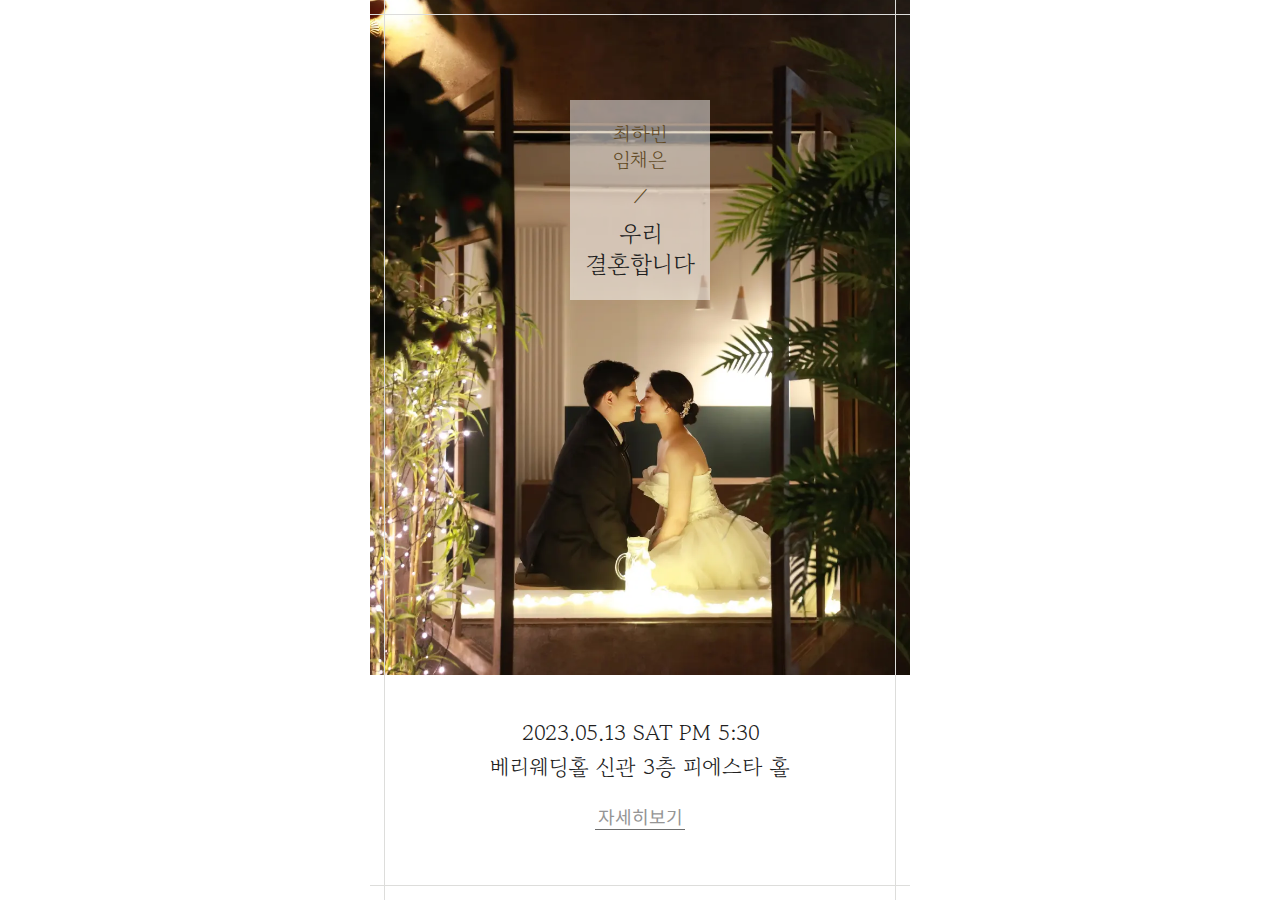
<file: habin-chaeun/index.html>
<!DOCTYPE html>
<html lang="ko">
<head>
    <meta charset="UTF-8">
    <meta http-equiv="X-UA-Compatible" content="IE=edge">
    <meta name="viewport" content="width=540,user-scalable=no" />
    <meta property="og:type" content="website" /> 
    <meta property="og:image" content="./img/main.webp" /> 
    <meta property="og:title" content="최하빈 · 임채은의 결혼식에 초대합니다" />
    <title>최하빈 · 임채은의 결혼식에 초대합니다</title>
    
    <link rel="stylesheet" href="./css/intro.css">

</head>
<body>
    <div class="intro">
        <div class="frame-top"></div>
        <div class="frame-right"></div>
        <div class="frame-bottom"></div>
        <div class="frame-left"></div>
        <div class="title">
            <div class="text">
                <p class="brown">최하빈<br>임채은</p>
                <span class="brown">/</span>
                <p>우리<br>결혼합니다</p>
            </div>
        </div>
        <div class="bg"></div>
        <p class="info">
            2023.05.13 SAT PM 5:30<br>
            베리웨딩홀 신관 3층 피에스타 홀

        </p>
        <a href="./main.html" class="go-main-btn noto">자세히보기</a>
    </div>
</body>
</html>
</file>
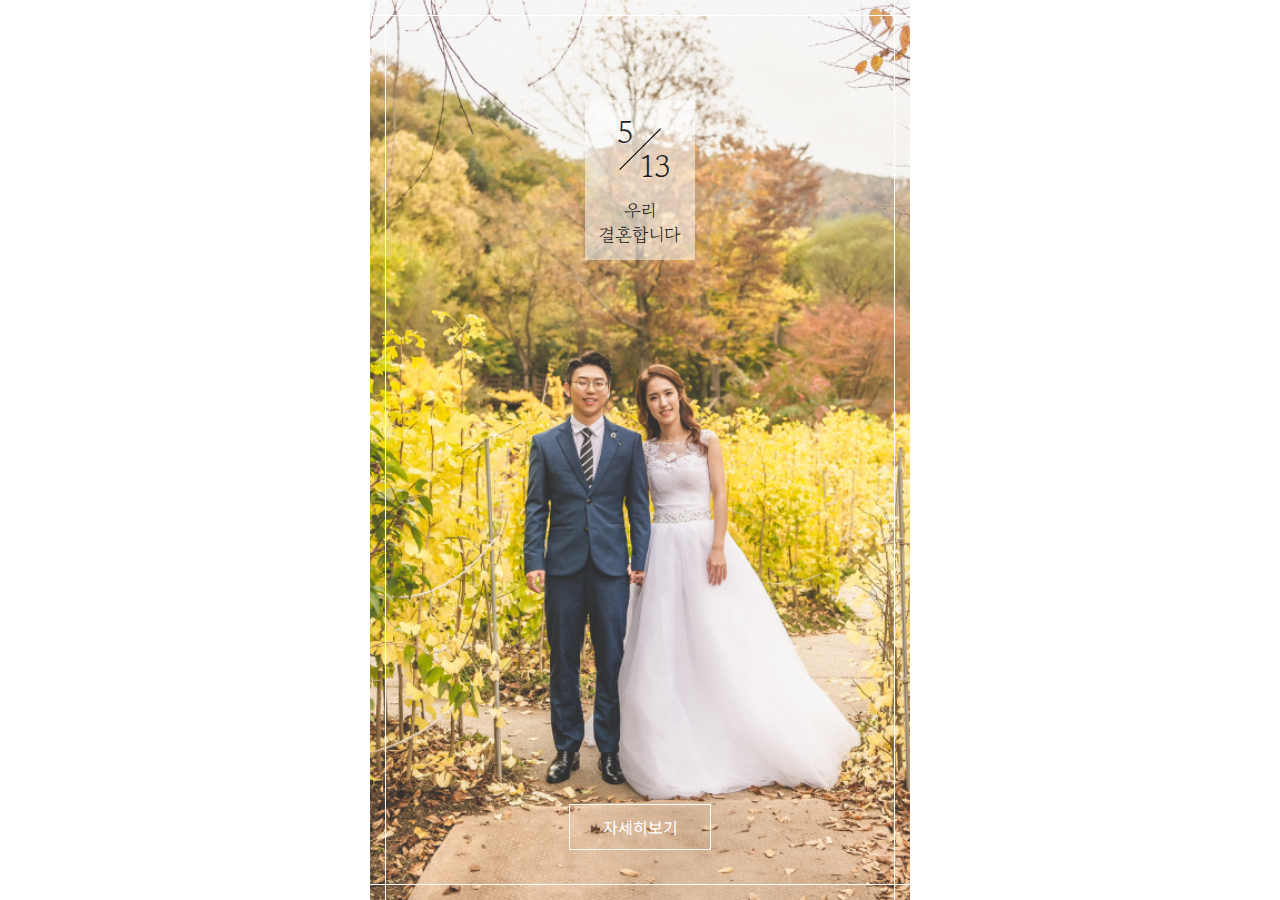
<file: theme1/index.html>
<!DOCTYPE html>
<html lang="ko">
<head>
    <meta charset="UTF-8">
    <meta http-equiv="X-UA-Compatible" content="IE=edge">
    <meta name="viewport" content="width=540px, initial-scale=no">
    <title>전보금 · 이승희의 결혼식에 초대합니다</title>
    <link rel="stylesheet" href="./css/intro.css">

    <meta property="og:type" content="website" /> 
    <meta property="og:image" content="./img/main.png" /> 
    <meta property="og:title" content="전보금 · 이승희의 결혼식에 초대합니다" />

</head>
<body>
    <div class="intro">
        <div class="frame-top"></div>
        <div class="frame-right"></div>
        <div class="frame-bottom"></div>
        <div class="frame-left"></div>
        <div class="title">
            <div class="date">
                <span class="month">5</span>
                <span class="day">13</span>
            </div>
            <div class="text">
                <p>우리<br>결혼합니다</p>
            </div>
        </div>
        <a href="./main.html" class="go-main-btn noto">자세히보기</a>
        </div>
    </div>
</body>
</html>
</file>
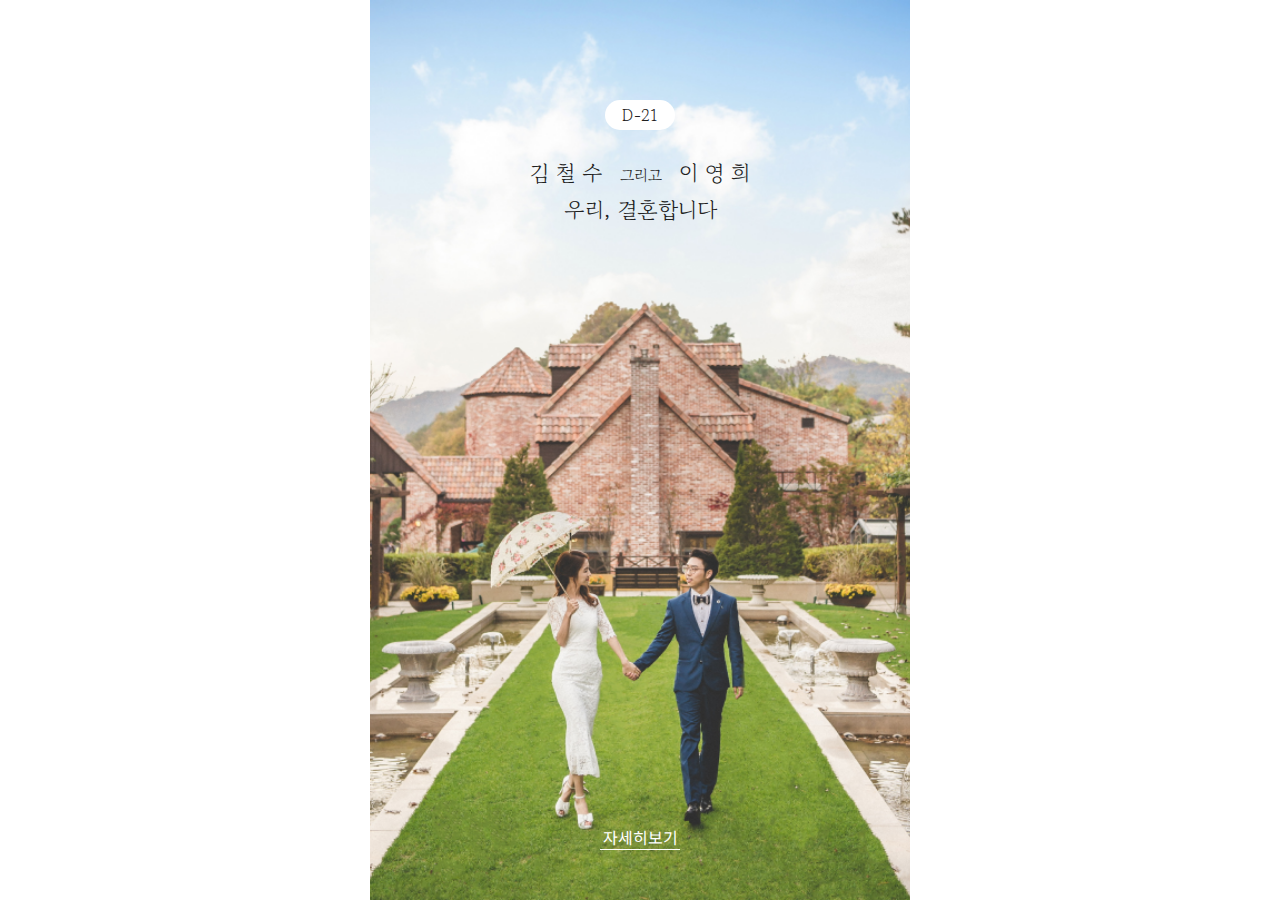
<file: theme2/index.html>
<!DOCTYPE html>
<html lang="ko">
<head>
    <meta charset="UTF-8">
    <meta http-equiv="X-UA-Compatible" content="IE=edge">
    <meta name="viewport" content="width=540px, initial-scale=no">
    <title>김철수 · 이영희의 결혼식에 초대합니다</title>
    <link rel="stylesheet" href="./css/intro.css">

    <meta property="og:type" content="website" /> 
    <meta property="og:image" content="./img/main.png" /> 
    <meta property="og:title" content="김철수 · 이영희의 결혼식에 초대합니다" />

</head>
<body>
    <div class="intro">
        <div class="title">
            <div class="date">D-21</div>
            <div class="text">
                <p>김 철 수 <span>그리고</span> 이 영 희</p>
                <p>우리, 결혼합니다</p>
            </div>
        </div>
        <a href="./main.html" class="go-main-btn noto">자세히보기</a>
        </div>
    </div>
</body>
</html>
</file>
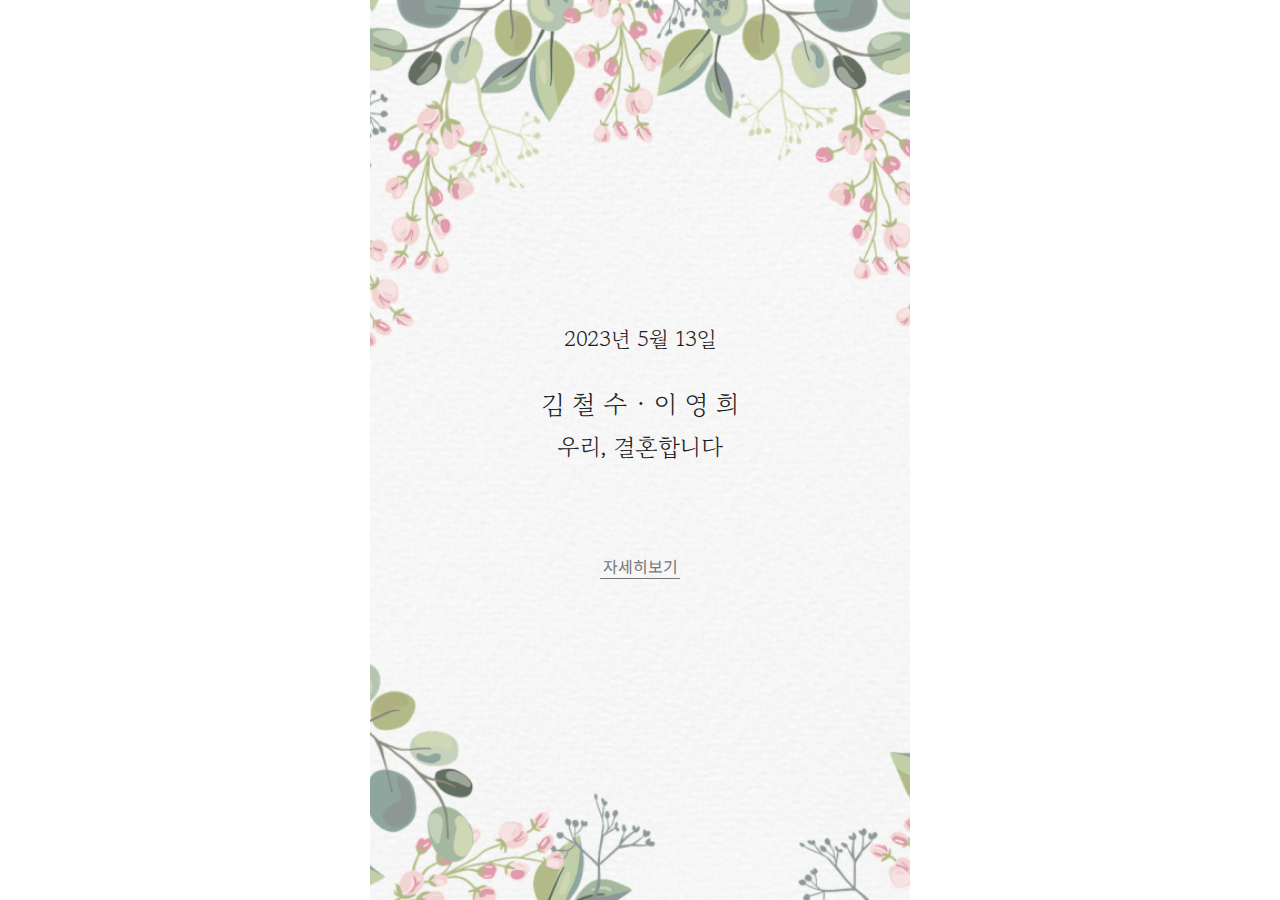
<file: theme3/index.html>
<!DOCTYPE html>
<html lang="ko">
<head>
    <meta charset="UTF-8">
    <meta http-equiv="X-UA-Compatible" content="IE=edge">
    <meta name="viewport" content="width=540px, initial-scale=no">
    <title>김철수 · 이영희의 결혼식에 초대합니다</title>
    <link rel="stylesheet" href="./css/intro.css">

    <meta property="og:type" content="website" /> 
    <meta property="og:image" content="./img/main.png" /> 
    <meta property="og:title" content="김철수 · 이영희의 결혼식에 초대합니다" />

</head>
<body>
    <div class="intro">
        <div class="title">
            <div class="date">
                <p>2023년 5월 13일</p>    
            </div>
            <div class="text">
                <p class="names">김 철 수  ·  이 영 희</p>
                <p class="ment">우리, 결혼합니다</p>
            </div>
        </div>
        <a href="./main.html" class="go-main-btn noto">자세히보기</a>
        </div>
    </div>
</body>
</html>
</file>
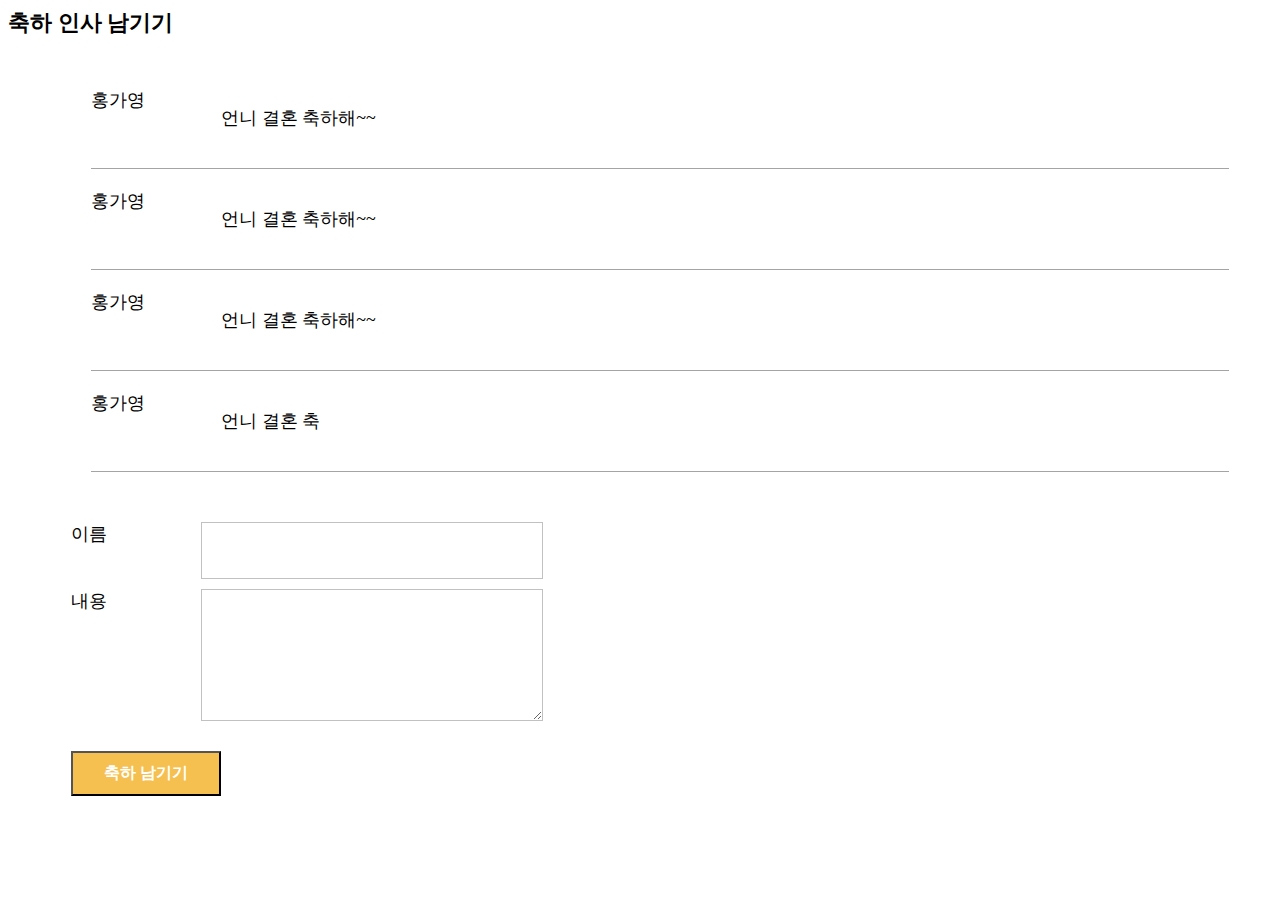
<file: message.html>
<!DOCTYPE html>
<html lang="en">
<head>
    <meta charset="UTF-8">
    <meta http-equiv="X-UA-Compatible" content="IE=edge">
    <meta name="viewport" content="width=device-width, initial-scale=1.0">
    <title>Document</title>

    <style>
        /* 축하 인사 남기기 */
        .message {
            margin-bottom: 70px;
        }
        .message b{
            font-size: 22px;
        }
        .message ul{
            width: 90%;
            margin: 30px auto 50px;
        }
        .message ul li{
            display: flex;
            font-size: 18px;
            border-bottom: 1px solid #A4A4A4;
            padding: 20px 0;
        }
        .message ul li span{
            min-width: 130px;
            width: 130px;
            font-weight: 400;
            text-align: left;
        }
        .message ul li p{
            font-weight: 300;
        }
        .send{
            width: 90%;
            margin: 30px auto 50px;
        }
        .send div{
            display: flex;
            margin-bottom: 10px;
        }
        .send label{
            min-width: 130px;
            width: 130px;
            font-weight: 400;
            text-align: left;
            font-size: 18px;
        }
        .send input,
        .send textarea{
            border: 1px solid #C1C1C1;
            width: 330px;
            height: 45px;
            padding: 5px;
            font-size: 18px;
        }

        .send textarea{
            height: 120px;
        }
        .send-btn{
            background-color: #f5c04f;
            width: 150px;
            height: 45px;
            text-align: center;
            font-size: 16px;
            color: #fff;
            font-weight: 600;
            margin-top: 20px;
        }



    </style>
</head>
<body>
    <div class="message">
        <b>축하 인사 남기기</b>

        <ul class="noto">
            <li>
                <span>홍가영</span>
                <p>언니 결혼 축하해~~</p>
            </li>
            <li>
                <span>홍가영</span>
                <p>언니 결혼 축하해~~</p>
            </li>
            <li>
                <span>홍가영</span>
                <p>언니 결혼 축하해~~</p>
            </li>
            <li>
                <span>홍가영</span>
                <p>언니 결혼 축하해~~</p>
            </li>
        </ul>

        <div class="send noto">
            <div>
                <label>이름</label>
                <input type="text" class="noto" maxlength="5">
            </div>
            <div>
                <label>내용</label>
                <textarea class="noto" maxlength="100"></textarea>
            </div>
            <button class="send-btn noto">
                축하 남기기
            </button>
        </div>
    </div>


    <script>
        // 메세지 타이핑 모션
        var typingBool = false; 
        var typingIdx=0; 

        // 타이핑될 텍스트를 가져온다 
        var textBox = document.querySelector('.message li:last-child p')
        var typingTxt = textBox.innerHTML; 
        textBox.innerHTML = '';
        typingTxt = typingTxt.split(""); // 한글자씩 자른다. 

        if(typingBool==false){ 
            // 타이핑이 진행되지 않았다면 
            typingBool=true;     
            var tyInt = setInterval(typing,100); // 반복동작 
            } 
                
            function typing(){ 
            if(typingIdx<typingTxt.length){ 
                // 타이핑될 텍스트 길이만큼 반복 
                textBox.innerHTML += typingTxt[typingIdx];
                // 한글자씩 이어준다. 
                typingIdx++; 
            } else{ 
                //끝나면 반복종료 
                clearInterval(tyInt); 
            } 
        }  

    </script>
</body>
</html>
</file>
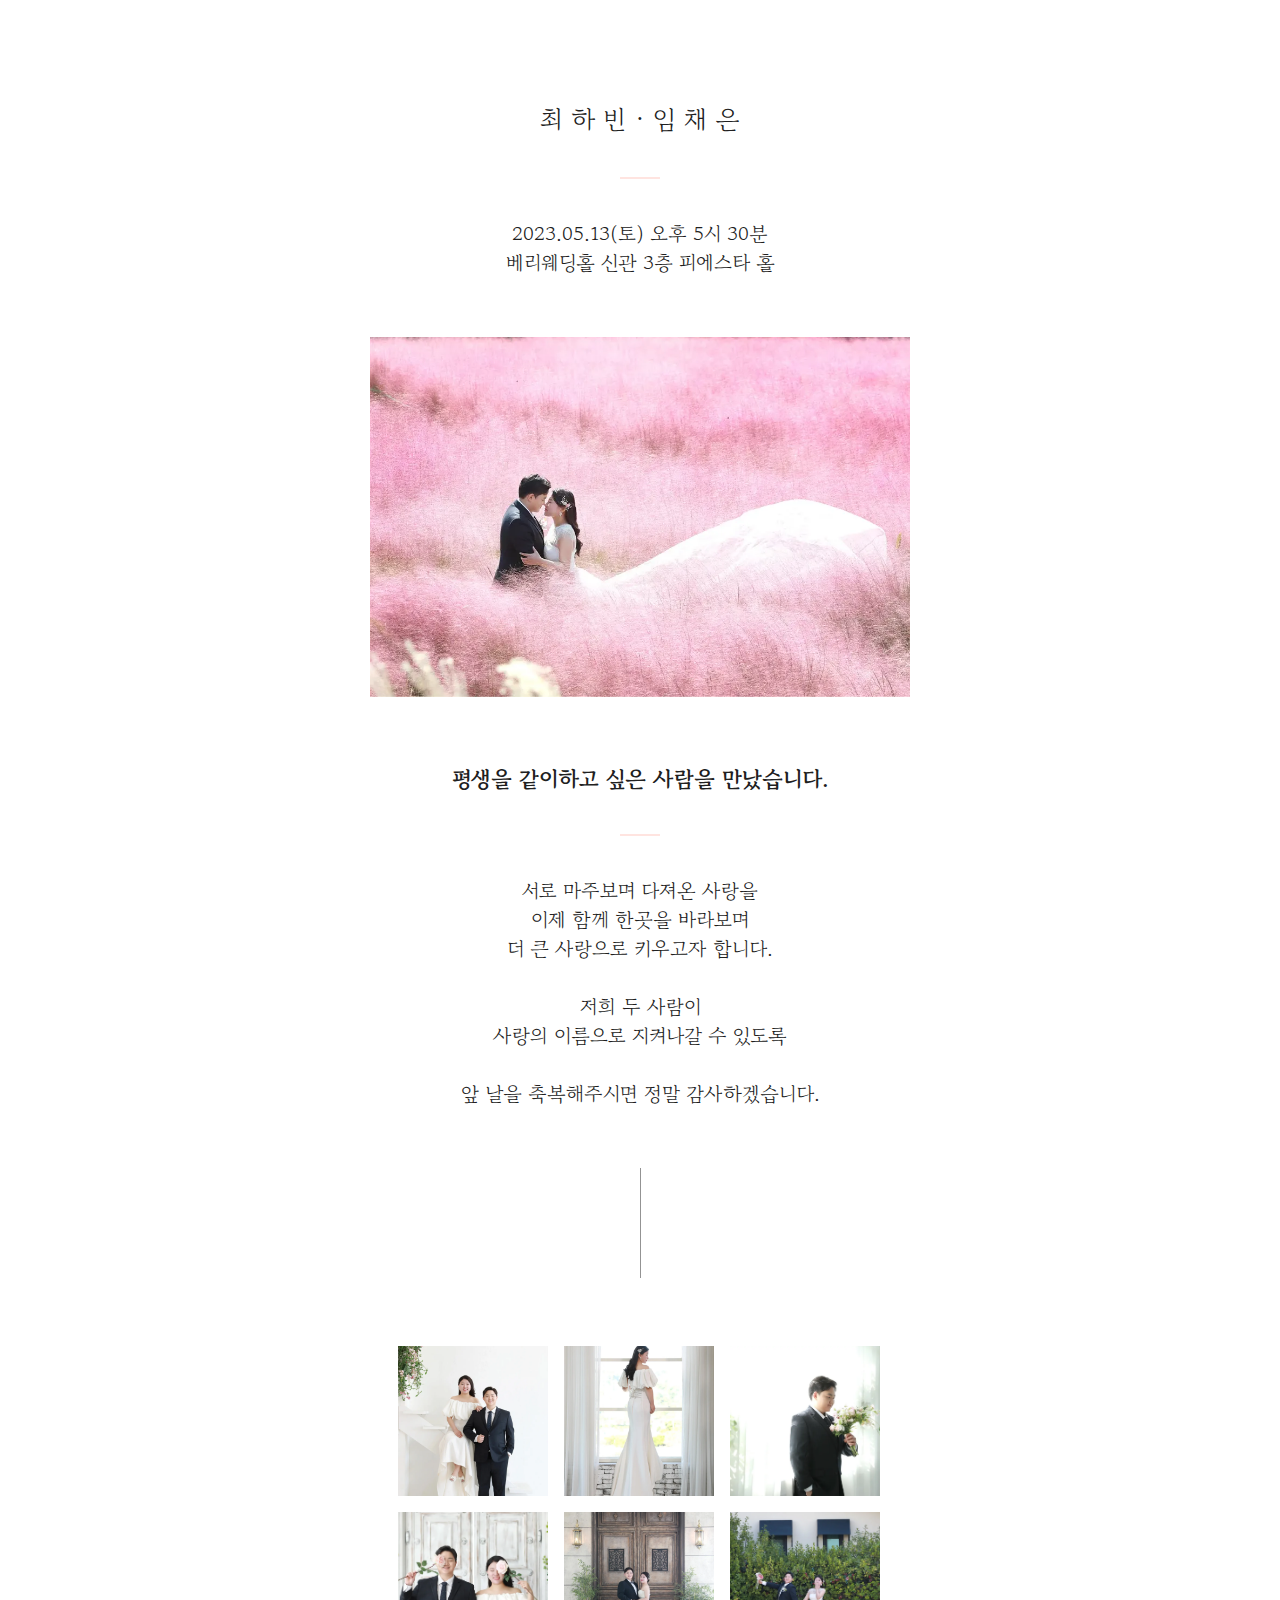
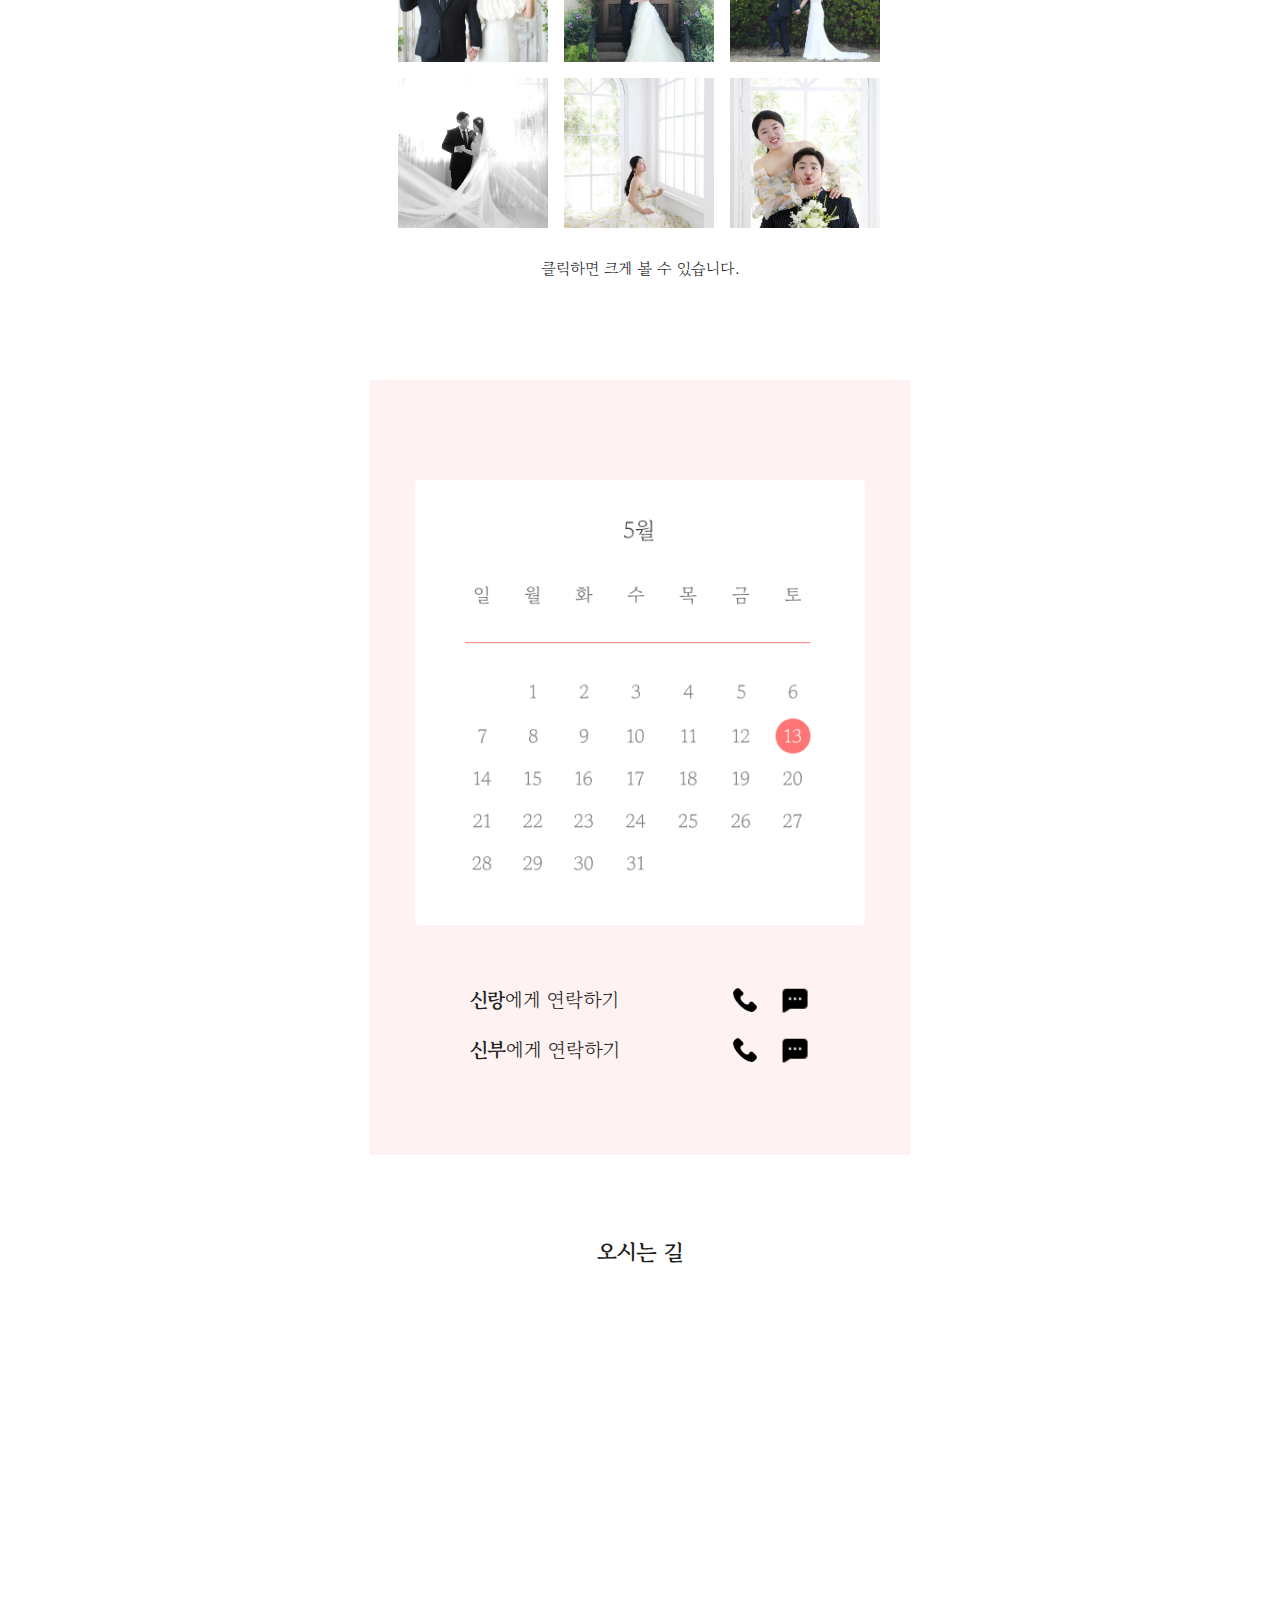
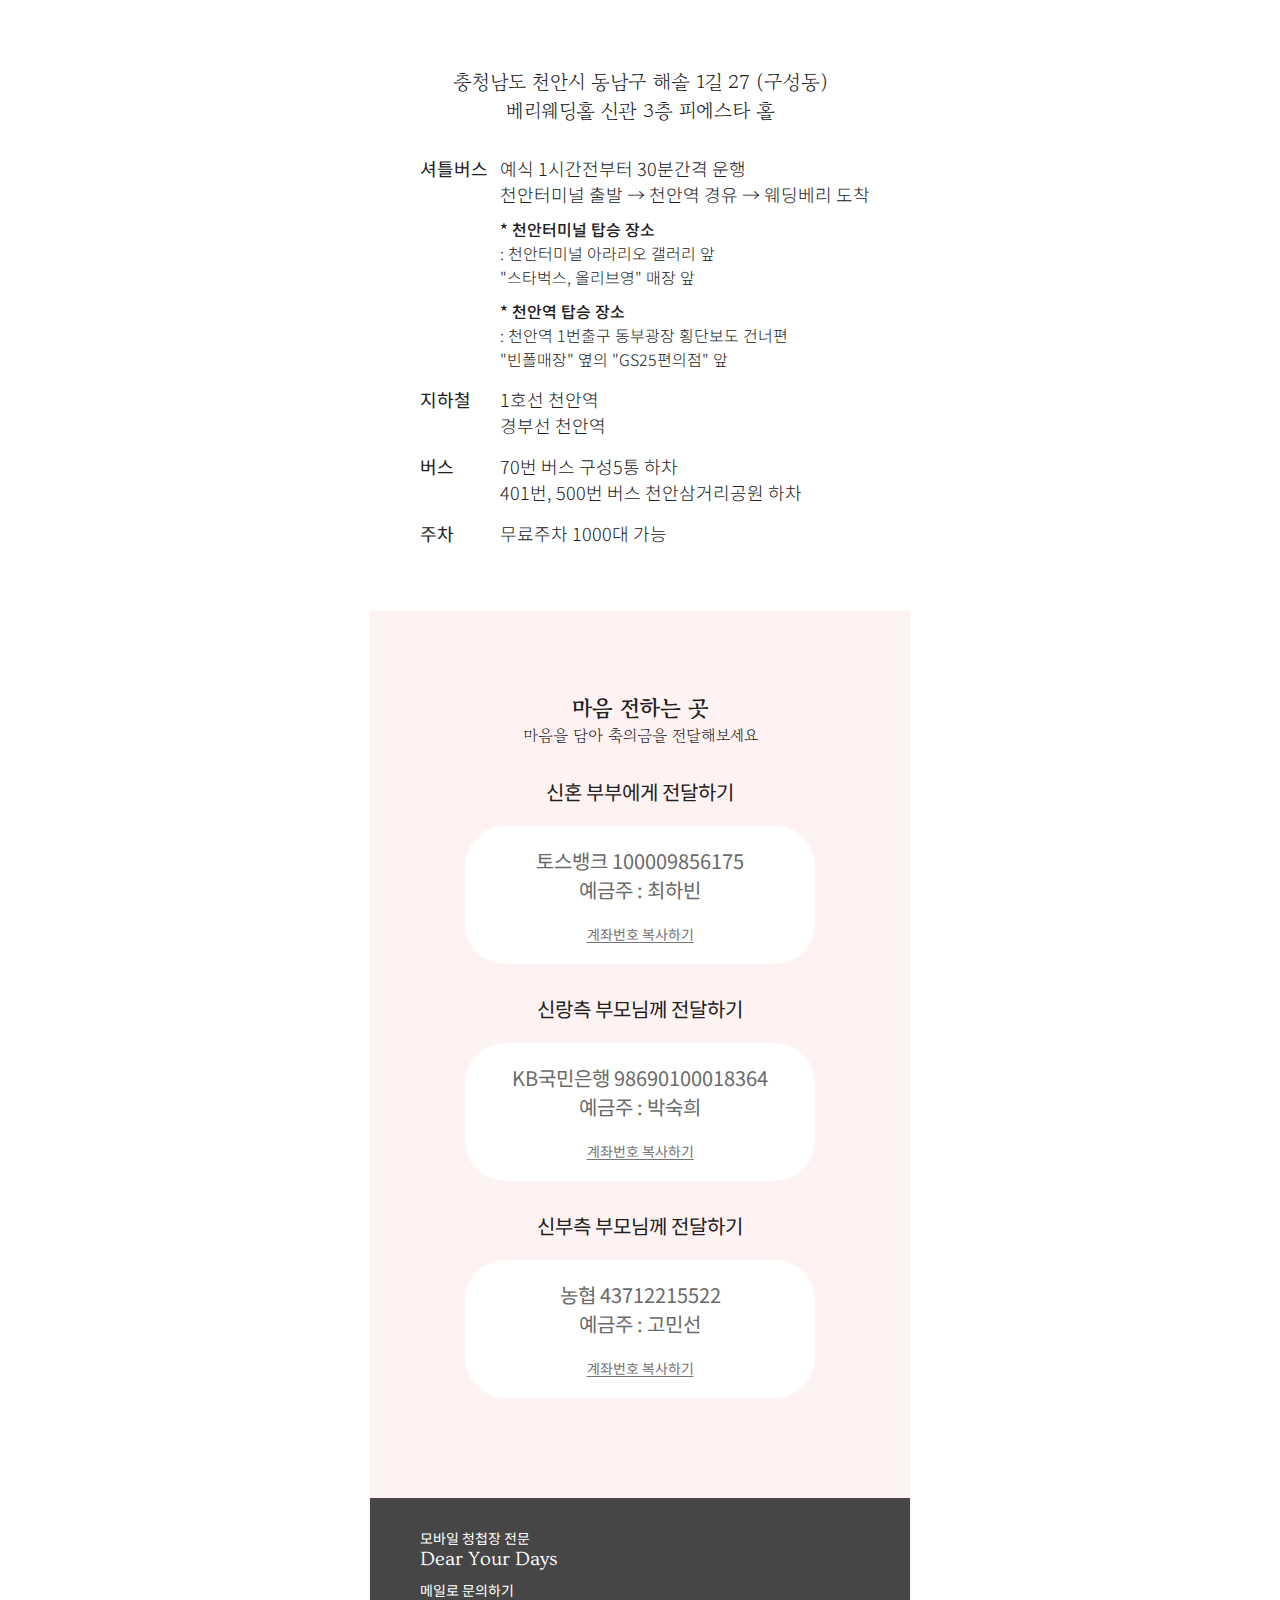
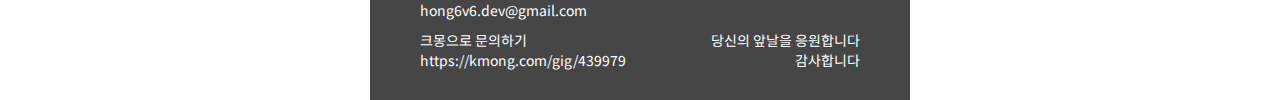
<file: habin-chaeun/main.html>
<!DOCTYPE html>
<html lang="en">
<head>
    <meta charset="UTF-8">
    <meta http-equiv="X-UA-Compatible" content="IE=edge">
    <meta name="viewport" content="width=540,user-scalable=no" />
    <meta property="og:type" content="website" /> 
    <meta property="og:image" content="./img/main.webp" /> 
    <meta property="og:title" content="최하빈 · 임채은의 결혼식에 초대합니다" />
    <title>최하빈 · 임채은의 결혼식에 초대합니다</title>
    <link rel="stylesheet" href="./css/swiper.min.css">
    <link rel="stylesheet" href="./css/main.css">



</head>
<body>
    <div class="main">
        <div class="popup-wrapper">
            <div class="popup">
                <div class="close-btn "></div>
                <div class="swiper-container popup-swiper">
                    <div class="swiper-wrapper">
                       
                    </div>
                </div>
            </div>
        </div>
        <div class="info">
            <p class="names">최 하 빈  ·  임 채 은</p>
            <div class="bar"></div>
            <p>
                2023.05.13(토) 오후 5시 30분<br>
                베리웨딩홀 신관 3층 피에스타 홀
            </p>
        </div>
        <img src="./img/main.webp" class="main-img">
        <div class="text">
            <b>평생을 같이하고 싶은 사람을 만났습니다.</b>
            <div class="bar"></div>
            <p>


                서로 마주보며 다져온 사랑을<br>
                이제 함께 한곳을 바라보며<br>
                더 큰 사랑으로 키우고자 합니다.<br><br>

                저희 두 사람이 <br>
                사랑의 이름으로 지켜나갈 수 있도록<br><br>

                앞 날을 축복해주시면 정말 감사하겠습니다.


            </p>
        </div>
        <div class="bar-horz"></div>
        <div class="gallery">

            <div class="swiper-container gallery-swiper">
                <div class="swiper-wrapper">
                    <div class="swiper-slide">
                        <div name="1"><img src="./img/1.webp" name='1'/></div>
                        <div name="2"><img src="./img/2.webp" name='2'/></div>
                        <div name="3"><img src="./img/3.webp" name='3'/></div>
                        <div name="4"><img src="./img/4.webp" name='4'/></div>
                        <div name="5"><img src="./img/5.webp" name='5'/></div>
                        <div name="6"><img src="./img/6.webp" name='6'/></div>
                        <div name="7"><img src="./img/7.webp" name='7'/></div>
                        <div name="8"><img src="./img/8.webp" name='8'/></div>
                        <div name="9"><img src="./img/9.webp" name='9'/></div>
                    </div>
                    <div class="swiper-slide">
                        <div name="10"><img src="./img/10.webp" name='10'/></div>
                        <div name="11"><img src="./img/11.webp" name='11'/></div>
                        <div name="12"><img src="./img/12.webp" name='12'/></div>
                        <div name="13"><img src="./img/13.webp" name='13'/></div>
                        <div name="14"><img src="./img/14.webp" name='14'/></div>
                        <div name="15"><img src="./img/15.webp" name='15'/></div>
                        <div name="16"><img src="./img/16.webp" name='16'/></div>
                        <div name="17"><img src="./img/17.webp" name='17'/></div>
                    </div>
                </div>
            </div>
            <p>클릭하면 크게 볼 수 있습니다.</p>
        </div>
        <div class="calendar color-bg">
            <img src="./img/calendar.jpg">
        </div>

        <div class="call-info color-bg">
            <div>
                <p><b>신랑</b>에게 연락하기</p>
                <span>
                    <a href='tel:010-2124-9865' class="call"></a>
                    <a href='sms:010-2124-9865' class="sms"></a>
                </span>
            </div>
            <div>
                <p><b>신부</b>에게 연락하기</p>
                <span>
                    <a href='tel:010-8351-6200' class="call"></a>
                    <a href='sms:010-8351-6200' class="sms"></a>
                </span>
            </div>
        </div>

  
        <div class="location">
            <b>오시는 길</b>
            <div class="map"></div>
            <p class="address">충청남도 천안시 동남구 해솔 1길 27 (구성동)<br>
                베리웨딩홀 신관 3층 피에스타 홀
            </p>

            <ul class="noto">
                <li>
                    <span>셔틀버스</span>
                    <p>예식 1시간전부터 30분간격 운행<br>
                        천안터미널 출발 → 천안역 경유 → 웨딩베리 도착
                        </p>
                    <p class="point">
                        <b>* 천안터미널 탑승 장소 </b><br>: 천안터미널 아라리오 갤러리 앞 <br>"스타벅스, 올리브영" 매장 앞<br>
                    </p>
                    <p class="point">
                        <b>* 천안역 탑승 장소</b><br> : 천안역 1번출구 동부광장 횡단보도 건너편 <br>"빈폴매장" 옆의 "GS25편의점" 앞
                    </p>
                </li>
                <li>
                    <span>지하철</span>
                    <p>1호선 천안역<br>
                        경부선 천안역
                </li>
                <li>
                    <span>버스</span>
                    <p>70번 버스 구성5통 하차<br>
                        401번, 500번 버스 천안삼거리공원 하차
                </li>
                <li>
                    <span>주차</span>
                    <p>무료주차 1000대 가능</p>
                </li>
            </ul>
        </div>
        <div class="cong-money color-bg">
            <b>마음 전하는 곳</b>
            <p>마음을 담아 축의금을 전달해보세요</p>
            
            <p class="who noto">신혼 부부에게 전달하기</p>
            <div class="account noto">
                <p class="acc" name="1">토스뱅크 100009856175 </p>
                <p>예금주 : 최하빈</p>
                <span class="noto copybtn"  name="1">계좌번호 복사하기</span>
            </div>

            <p class="who noto">신랑측 부모님께 전달하기</p>
            <div class="account noto">
                <p class="acc" name="2">KB국민은행 98690100018364 </p>
                <p>예금주 : 박숙희</p>
                <span class="noto copybtn" name="2">계좌번호 복사하기</span>
            </div>

            <p class="who noto">신부측 부모님께 전달하기</p>
            <div class="account noto">
                <p class="acc" name="3">농협 43712215522 </p>
                <p>예금주 : 고민선</p>
                <span class="noto copybtn" name="3">계좌번호 복사하기</span>
            </div>
        </div>
        <footer class="noto">
            <ul>
                <li>
                    모바일 청첩장 전문<br>
                    <span>Dear Your Days</span>
                </li>
                <li>
                    메일로 문의하기<br>
                    hong6v6.dev@gmail.com
                </li>
                <li>
                    크몽으로 문의하기<br>
                    https://kmong.com/gig/439979
                </li>
            </ul>
            <p>당신의 앞날을 응원합니다<br>
                감사합니다
            </p>
        </footer>

    </div>

    
    <script type="text/javascript" src="//dapi.kakao.com/v2/maps/sdk.js?appkey=12908540073621cf45b58434e129a8d6"></script>
    <script type="text/javascript" src="./js/swiper.min.js"></script>
    <script type="text/javascript" src="./js/main.js"></script>
     
</body>
</html>
</file>
<file: habin-chaeun/css/intro.css>
@import url('https://fonts.googleapis.com/css2?family=Gowun+Batang:wght@400;700&family=Noto+Sans+KR:wght@100;300;400;500;700&display=swap');


*{
    margin: 0;
    padding: 0;
    list-style: none;
    text-decoration: none;
    color: #202020;
    border: none;
    outline: none;
    resize: none;
    box-sizing: border-box;

}
body{
    width: 540px;
    height: 100vh;
    margin : 0 auto;
    position: relative;
    font-family: 'Gowun Batang', serif;
}
.noto{
    font-family: 'Noto Sans KR', sans-serif;
}
.brown{
    color: #614a25;
}
.intro{
    width: 100%;
    height: 100%;
    position: relative;
}
.frame-top,
.frame-bottom{
    position: absolute;
    width: 100%;
    height: 15px;
}
.frame-left,
.frame-right{
    position: absolute;
    width: 15px;
    height: 100%;
}
.frame-top{
    top: 0;
    left: 0;
    border-bottom: 1px solid #DDDDDB;
}
.frame-bottom{
    bottom: 0;
    left: 0;
    border-top: 1px solid #DDDDDB;
}
.frame-left{
    top: 0;
    left: 0;
    border-right: 1px solid #DDDDDB;
}
.frame-right{
    top: 0;
    right: 0;
    border-left: 1px solid #DDDDDB;
}


.title{
    background-color: rgba(255, 255, 255, 0.5);
    width: 140px;
    height: 200px;
    position: absolute;
    left: 0;
    right: 0;
    margin: 100px auto 0;
    text-align: center;
    display: flex;
    flex-direction: column;
    justify-content: center;
    align-items: center;
}

.title .text{
    font-size: 24px;
    line-height: 30px;
}
.title .text .brown{
    font-size: 20px;
    line-height: 26px;
}
.title .text span{
    display: block;
    transform: rotate(20deg);
    margin: 10px 0;
}
.bg{
    width: 100%;
    height: 75vh;
    background: url('../img/intro.webp') no-repeat center;
    background-size: cover;
}
.info{
    text-align: center;
    margin-top: 40px;
    font-size: 22px;
    line-height: 34px;
}
.go-main-btn{
    text-align: center;
    position: absolute;
    display: block;
    bottom: 70px;
    left: 0;
    right: 0;
    margin: 0 auto;
    width: 90px;
    border-bottom: 1px solid #6e6e6e;
    color: #959595;
    font-size:18px;
}
</file>
<file: theme1/css/intro.css>
@import url('https://fonts.googleapis.com/css2?family=Gowun+Batang:wght@400;700&family=Noto+Sans+KR:wght@100;300;400;500;700&display=swap');


*{
    margin: 0;
    padding: 0;
    list-style: none;
    text-decoration: none;
    color: #202020;
    border: none;
    outline: none;
    resize: none;
}
body{
    width: 540px;
    height: 100vh;
    margin : 0 auto;
    position: relative;
    font-family: 'Gowun Batang', serif;
}
.noto{
    font-family: 'Noto Sans KR', sans-serif;
}
.intro{
    width: 100%;
    height: 100%;
    background: url('../img/intro.png') no-repeat center;
    background-size: cover;
    position: relative;
}
.frame-top,
.frame-bottom{
    position: absolute;
    width: 100%;
    height: 15px;
}
.frame-left,
.frame-right{
    position: absolute;
    width: 15px;
    height: 100%;
}
.frame-top{
    top: 0;
    left: 0;
    border-bottom: 1px solid #fff;
}
.frame-bottom{
    bottom: 0;
    left: 0;
    border-top: 1px solid #fff;
}
.frame-left{
    top: 0;
    left: 0;
    border-right: 1px solid #fff;
}
.frame-right{
    top: 0;
    right: 0;
    border-left: 1px solid #fff;
}


.title{
    background-color: rgba(255, 255, 255, 0.5);
    width: 110px;
    height: 160px;
    position: absolute;
    left: 0;
    right: 0;
    margin: 100px auto 0;
    text-align: center;
}
.title .date {
    background: url('../img/slash.png') no-repeat center;
    margin-top: 10px;
}
.title .date span{
    font-size: 30px;
    display: block;
}
.title .date span.month{
    margin-right: 30px;
}
.title .date span.day{
    margin-top: -10px;
    margin-left: 30px;
}
.title .text{
    line-height: 24px;
    margin-top: 10px;
    font-size: 18px;
}

.go-main-btn{
    text-align: center;
    position: absolute;
    display: block;
    bottom: 50px;
    left: 0;
    right: 0;
    margin: 0 auto;
    color: #fff;
    padding: 10px;
    width: 120px;
    border: 1px solid #fff;
}
.go-main-btn:active{
    background-color: rgba(255, 255, 255, 0.6);
    color: #6e6e6e;
}
</file>
<file: theme2/css/intro.css>
@import url('https://fonts.googleapis.com/css2?family=Gowun+Batang:wght@400;700&family=Noto+Sans+KR:wght@100;300;400;500;700&display=swap');


*{
    margin: 0;
    padding: 0;
    list-style: none;
    text-decoration: none;
    color: #202020;
    border: none;
    outline: none;
    resize: none;
}
body{
    width: 540px;
    height: 100vh;
    margin : 0 auto;
    position: relative;
    font-family: 'Gowun Batang', serif;
}
.noto{
    font-family: 'Noto Sans KR', sans-serif;
}
.intro{
    width: 100%;
    height: 100%;
    background: url('../img/intro.png') no-repeat center;
    background-size: cover;
    position: relative;
}

.title{
    position: absolute;
    left: 0;
    right: 0;
    margin: 100px auto 0;
    text-align: center;
}
.title .date {
    background-color: #FFFFFF;
    border-radius: 20px;
    width: 70px;
    padding: 3px 0;
    margin: 0 auto;
}

.title .text{
    line-height: 34px;
    margin-top: 25px;
    font-size: 22px;
}
.title .text span{
    font-size: 16px;
    display: inline-block;
    margin: 0 10px;
}
.go-main-btn{
    text-align: center;
    position: absolute;
    display: block;
    bottom: 50px;
    left: 0;
    right: 0;
    margin: 0 auto;
    color: #fff;
    width: 80px;
    border-bottom: 1px solid #fff;
}
.go-main-btn:active{
    background-color: rgba(255, 255, 255, 0.6);
    color: #6e6e6e;
}
</file>
<file: theme3/css/intro.css>
@import url('https://fonts.googleapis.com/css2?family=Gowun+Batang:wght@400;700&family=Noto+Sans+KR:wght@100;300;400;500;700&display=swap');


*{
    margin: 0;
    padding: 0;
    list-style: none;
    text-decoration: none;
    color: #202020;
    border: none;
    outline: none;
    resize: none;
}
body{
    width: 540px;
    height: 100vh;
    margin : 0 auto;
    position: relative;
    font-family: 'Gowun Batang', serif;
}
.noto{
    font-family: 'Noto Sans KR', sans-serif;
}
.intro{
    width: 100%;
    height: 100%;
    background: url('../img/intro.png') no-repeat center;
    background-size: cover;
    position: relative;
    display: flex;
    justify-content: center;
    align-items: center;
    flex-direction: column;
}
.title{
    text-align: center;
    font-size: 22px;
}
.title .date{
    margin-bottom: 20px;
}

.title .names{
    line-height: 50px;
    margin-top: 25px;
    font-size: 26px;
}
.title .ment{
    font-size: 24px;
}

.go-main-btn{
    text-align: center;
    display: block;
    color: #767676;
    width: 80px;
    border-bottom: 1px solid #767676;
    margin-top: 90px;
}
.go-main-btn:active{
    background-color: rgba(255, 255, 255, 0.6);
    color: #6e6e6e;
}
</file>
<file: habin-chaeun/css/main.css>
@import url('https://fonts.googleapis.com/css2?family=Gowun+Batang:wght@400;700&family=Noto+Sans+KR:wght@100;300;400;500;700&display=swap');
@import url('https://fonts.googleapis.com/css2?family=Ovo&display=swap');

*{
    margin: 0;
    padding: 0;
    list-style: none;
    text-decoration: none;
    color: #202020;
    border: none;
    outline: none;
    resize: none;
    box-sizing: border-box;
}
body{
    width: 540px;
    margin : 0 auto;
    position: relative;
    font-family: 'Gowun Batang', serif;
}
.noto{
    font-family: 'Noto Sans KR', sans-serif;
}
.main{
    width: 100%;
    text-align: center;
    padding-top: 100px;
}
.bar{
    width: 40px;
    height: 2px;
    background-color: #ffe4e0;
    margin: 40px auto;
}
.bar-horz{
    width: 1px;
    height: 110px;
    background-color: #939393;
    margin: 60px auto;
}
.color-bg{
    background-color: #fff2f2;
}
.call{
    background: url('../img/phone-call.png') no-repeat center;
    background-size: 24px 
}
.sms{
    background: url('../img/sms.png') no-repeat center;
    background-size: 30px 
}
.call, .sms{
    width: 30px;
    height: 30px;
    display: inline-block;
    margin-left: 20px;
}



/* 상단 정보 */

.info .names{
    font-size: 26px;
}
.info p{
    font-size: 20px;
}



/* 메인 이미지 */
.main-img{
    margin: 60px 0;
    width: 100%;
}



/* 청첩장 문구 */
.text b{
    font-size: 22px;
}
.text p{
    font-size: 20px;
}




/* 사진첩 */
.gallery{
    width: 100%;
    margin: 0 auto;
    padding: 0 20px;
}
.gallery .gallery-swiper{
    width: 100%;
}
.gallery .swiper-slide {
    width: 100%;
    display: flex;
    flex-wrap: wrap;
}
.gallery .swiper-slide div{
    width: 150px;
    height: 150px;
    overflow: hidden;
    margin: 8px;
}
.gallery .swiper-slide div:last-child{
    margin-right: auto;
}
.gallery .swiper-slide div img{
    width: 100%;
    height: 100%;
    object-fit: cover;
    
}
.gallery p{
    width: 100%;
    text-align: center;
    margin: 20px 0;
}



/* 달력 */

.calendar{
    width: 100%;
    padding-top: 100px;
    margin-top: 100px;
}

.calendar img{
    width: 450px;
    left: 0;
    right: 0;
    margin: 0 auto;
    display: block;
}
/* 신랑/신부에게 연락하기 */
.call-info{
    margin: 0 0 30px;
    padding: 40px 100px 70px;
}
.call-info div{
    display: flex;
    justify-content: space-between;
    font-size: 20px;
    margin: 20px 0;
}

.call-info span{
    display: flex;
}




/* 오시는 길 */
.location {
    padding: 50px;
}
.location > b{
    font-size: 22px;
}
.location .map{
    margin: 50px auto;
    width: 430px;
    height: 300px;
    background-color:#fff;
}
.location > p{
    font-size:16px;
}
.location .address{
    font-size: 20px;
}
.location ul{
    margin: 30px auto 0;
    width: 450px;
}
.location ul li{
    display: flex;
    margin-bottom: 15px;
    flex-wrap: wrap;
}
.location ul li span{
    width: 80px;
    min-width: 80px;
    text-align: left;
    font-size: 18px;
}
.location ul li p{
    font-weight: 300;
    text-align: left;
    font-size: 18px;
}
.location ul li p.point{
    font-weight: 300;
    text-align: left;
    font-size: 16px;
    width: 100%;
    display: block;
    margin-top: 10px;
    margin-left: 80px;
}
.location ul li b{
    font-weight: 500;
}


/* 마음 전하기 */

.cong-money{
    padding: 80px 0;
}
.cong-money b{
    font-size: 22px;
}
.cong-money .who{
    margin-top: 30px;
    font-size: 20px;
    color: #202020;
}
.cong-money .account{
    background-color: #fff;
    border-radius: 40px;
    width: 350px;
    margin: 20px auto;
    padding: 20px 0;
    font-size: 20px;
}
.cong-money .account  p{
    color: #6a6a6a;
}
.cong-money span{
    font-size: 14px;
    text-decoration: underline;
    text-underline-position: under;
    color: #757575;
    cursor: pointer;
    margin-top: 20px;
    display: block;
}



/* footer */
footer{
    background-color: #464646;
    display: flex;
    justify-content: space-between;
    align-items: flex-end;
    padding: 30px 50px;
    text-align: left;
    font-size: 14px;
}
footer ul li{
    color: #fff;
}
footer ul li+li{
    margin-top: 10px;

}
footer p {
    color: #fff;
    text-align: right;
}
footer span{
    font-family: 'Ovo', serif;
    color: #fff;
    font-size: 20px;
}




/* popup */
.popup-wrapper{
    width: 100%;
    height: 100%;
    background-color: #202020a8;
    position: fixed; 
    top: 0;
    left: 0;
    z-index: 100;
    display: none;
    
}
.popup{
    width: 450px;
    height: 800px;
    margin: 50% auto 0;
    transform: translateY(-20%);
}
.popup .popup-swiper{
    width: 450px;
    height: 800px;
}
.popup .swiper-slide {
    height: 630px;
    position: relative;
    display: flex;
    justify-content: center;
    align-items: center;

}
.popup .swiper-slide img{
    width: 450px;
    height: auto;
    object-fit: contain;
    position: relative;
    display: block;
}
.close-btn{
    width: 35px;
    height: 35px;
    background: url('../img/close.png') no-repeat center;
    background-size: 28px;
    right: 0;
    margin-bottom: 20px;
}
</file>
